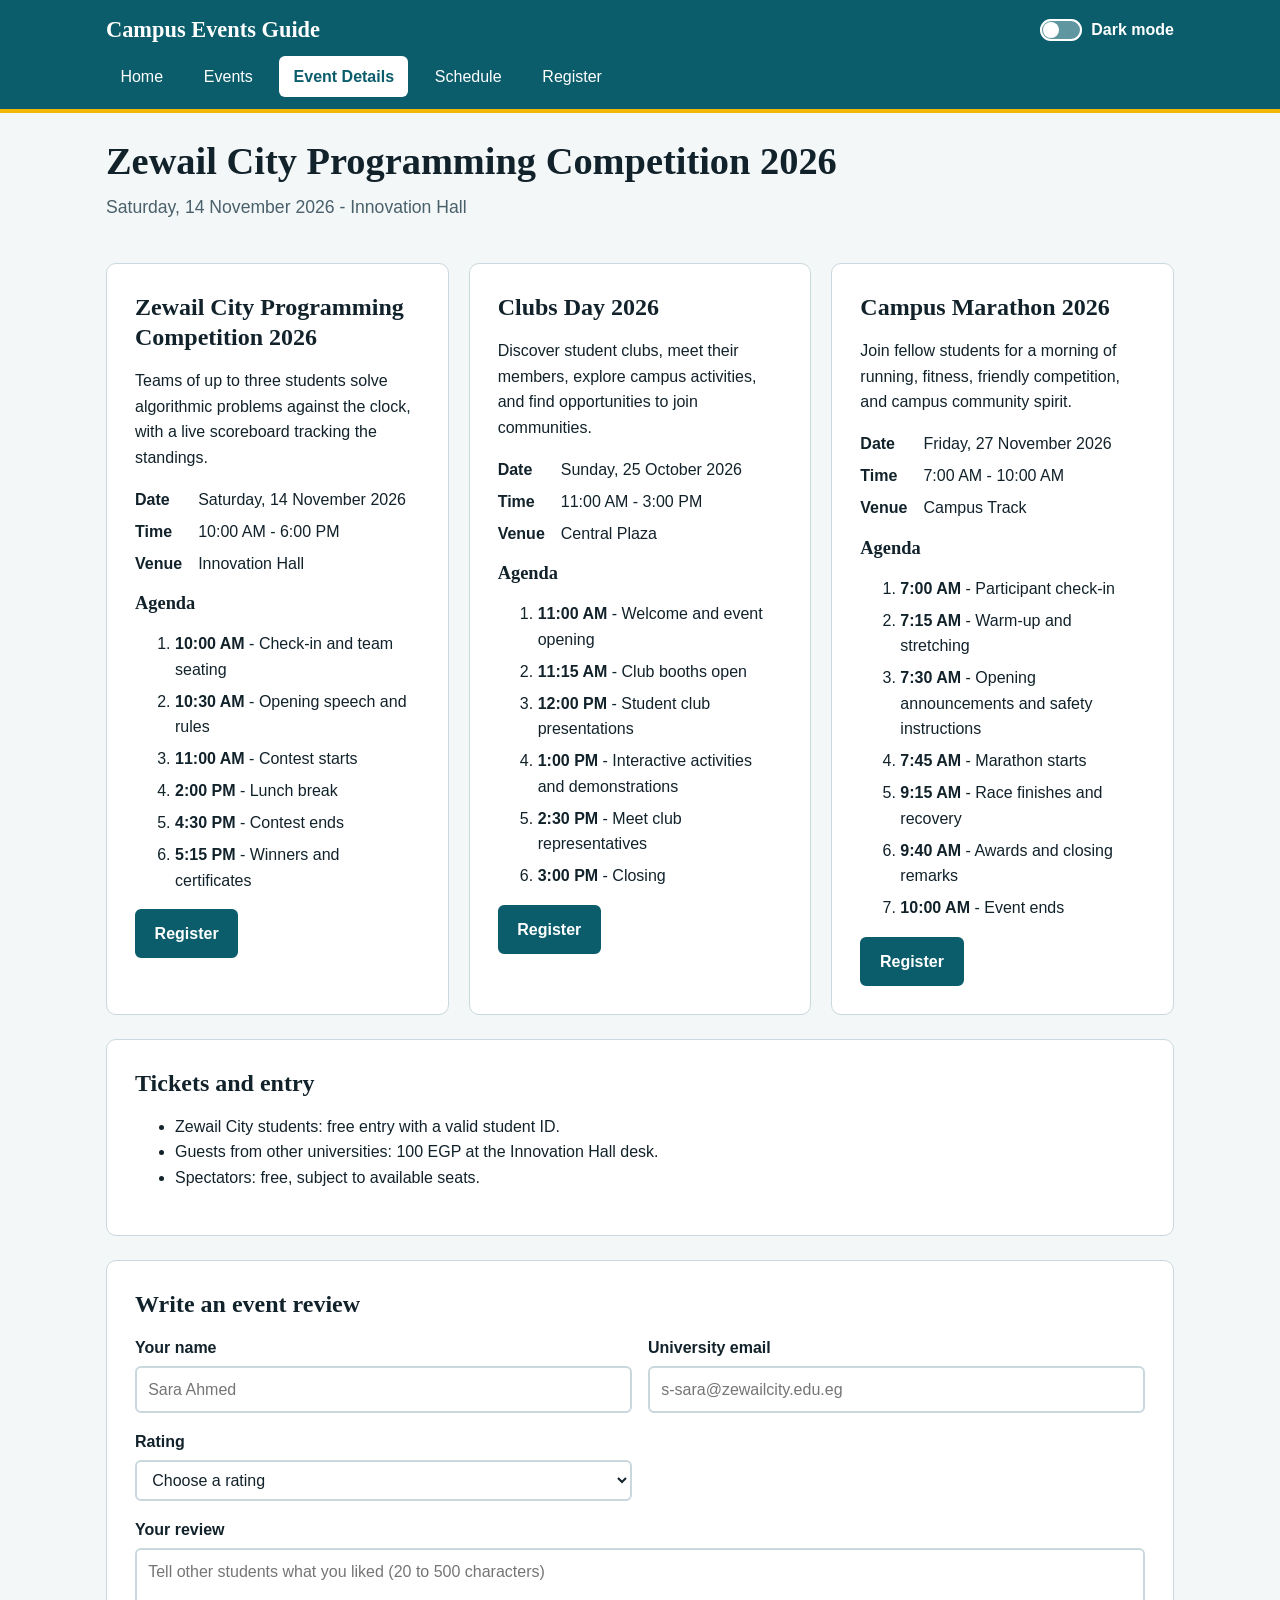
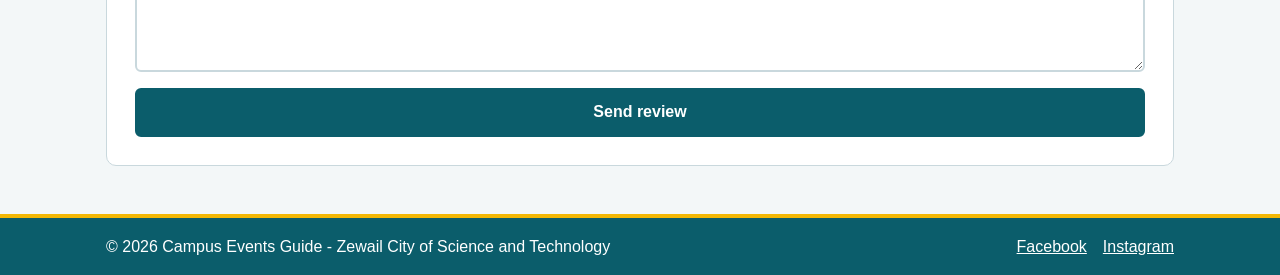
<file: UI_Ass1/events_details.html>
<!doctype html>
<html lang="en">

<head>
  <meta charset="utf-8">
  <meta name="viewport" content="width=device-width, initial-scale=1">
  <title>Event Details | Campus Events Guide</title>
  <meta name="description" content="Campus Events Guide for Zewail City: discover events, read details, check the schedule and register.">
  <link rel="stylesheet" href="./Campus.css">
</head>

<body>

<input type="checkbox" id="theme-toggle" class="theme-input">

<div class="page">
  <header class="site-header">
    <div class="container header-bar">
      <p class="brand">Campus Events Guide</p>
      <label for="theme-toggle" class="theme-label">Dark mode</label>
    </div>
    <nav class="container main-nav" aria-label="Main navigation">
      <ul class="nav-list">
        <li><a href="index.html">Home</a></li>
        <li><a href="events.html">Events</a></li>
        <li><a href="events_details.html" aria-current="page">Event Details</a></li>
        <li><a href="Schedule.html">Schedule</a></li>
        <li><a href="registration.html">Register</a></li>
      </ul>
    </nav>
  </header>

  <main class="container">
    <h1>Zewail City Programming Competition 2026</h1>
    <p class="lead">Saturday, 14 November 2026 - Innovation Hall</p>



    <div class="detail-layout">

      <!-- 1. Programming Competition -->
      <section aria-labelledby="competition-title" class="panel">
        <h2 id="competition-title">Zewail City Programming Competition 2026</h2>

        <p>Teams of up to three students solve algorithmic problems against the clock, with a live scoreboard tracking the standings.</p>

        <dl class="facts">
          <dt>Date</dt>
          <dd>Saturday, 14 November 2026</dd>
          <dt>Time</dt>
          <dd>10:00 AM - 6:00 PM</dd>
          <dt>Venue</dt>
          <dd>Innovation Hall</dd>
        </dl>

        <h3>Agenda</h3>
        <ol class="agenda">
          <li><strong>10:00 AM</strong> - Check-in and team seating</li>
          <li><strong>10:30 AM</strong> - Opening speech and rules</li>
          <li><strong>11:00 AM</strong> - Contest starts</li>
          <li><strong>2:00 PM</strong> - Lunch break</li>
          <li><strong>4:30 PM</strong> - Contest ends</li>
          <li><strong>5:15 PM</strong> - Winners and certificates</li>
        </ol>

        <a class="btn" href="registration.html">Register</a>
      </section>


      <!-- 2. Clubs Day -->
      <section aria-labelledby="clubs-title" class="panel">
        <h2 id="clubs-title">Clubs Day 2026</h2>

        <p>Discover student clubs, meet their members, explore campus activities, and find opportunities to join communities.</p>

        <dl class="facts">
          <dt>Date</dt>
          <dd>Sunday, 25 October 2026</dd>
          <dt>Time</dt>
          <dd>11:00 AM - 3:00 PM</dd>
          <dt>Venue</dt>
          <dd>Central Plaza</dd>
        </dl>

        <h3>Agenda</h3>
        <ol class="agenda">
          <li><strong>11:00 AM</strong> - Welcome and event opening</li>
          <li><strong>11:15 AM</strong> - Club booths open</li>
          <li><strong>12:00 PM</strong> - Student club presentations</li>
          <li><strong>1:00 PM</strong> - Interactive activities and demonstrations</li>
          <li><strong>2:30 PM</strong> - Meet club representatives</li>
          <li><strong>3:00 PM</strong> - Closing</li>
        </ol>

        <a class="btn" href="registration.html">Register</a>
      </section>


      <!-- 3. Campus Marathon -->
      <section aria-labelledby="marathon-title" class="panel">
        <h2 id="marathon-title">Campus Marathon 2026</h2>

        <p>Join fellow students for a morning of running, fitness, friendly competition, and campus community spirit.</p>

        <dl class="facts">
          <dt>Date</dt>
          <dd>Friday, 27 November 2026</dd>
          <dt>Time</dt>
          <dd>7:00 AM - 10:00 AM</dd>
          <dt>Venue</dt>
          <dd>Campus Track</dd>
        </dl>

        <h3>Agenda</h3>
        <ol class="agenda">
          <li><strong>7:00 AM</strong> - Participant check-in</li>
          <li><strong>7:15 AM</strong> - Warm-up and stretching</li>
          <li><strong>7:30 AM</strong> - Opening announcements and safety instructions</li>
          <li><strong>7:45 AM</strong> - Marathon starts</li>
          <li><strong>9:15 AM</strong> - Race finishes and recovery</li>
          <li><strong>9:40 AM</strong> - Awards and closing remarks</li>
          <li><strong>10:00 AM</strong> - Event ends</li>
        </ol>

        <a class="btn" href="registration.html">Register</a>
      </section>

    </div>


    <section aria-labelledby="ticket-title" class="panel">
      <h2 id="ticket-title">Tickets and entry</h2>
      <ul>
        <li>Zewail City students: free entry with a valid student ID.</li>
        <li>Guests from other universities: 100 EGP at the Innovation Hall desk.</li>
        <li>Spectators: free, subject to available seats.</li>
      </ul>
    </section>


    <section aria-labelledby="review-title" class="panel">
      <h2 id="review-title">Write an event review</h2>
      <form action="#" method="get" class="form-grid">
        <div class="field">
          <label for="rev-name">Your name</label>
          <input type="text" id="rev-name" name="rev-name" required maxlength="60" pattern="[A-Za-z ]{3,60}" title="Use 3 to 60 letters and spaces" placeholder="Sara Ahmed">
        </div>
        <div class="field">
          <label for="rev-email">University email</label>
          <input type="email" id="rev-email" name="rev-email" required maxlength="80" placeholder="s-sara@zewailcity.edu.eg">
        </div>
        <div class="field">
          <label for="rev-rating">Rating</label>
          <select id="rev-rating" name="rev-rating" required>
            <option value="">Choose a rating</option>
            <option>5 - Excellent</option>
            <option>4 - Good</option>
            <option>3 - Average</option>
            <option>2 - Poor</option>
            <option>1 - Very poor</option>
          </select>
        </div>
        <div class="field wide">
          <label for="rev-text">Your review</label>
          <textarea id="rev-text" name="rev-text" rows="4" required minlength="20" maxlength="500" placeholder="Tell other students what you liked (20 to 500 characters)"></textarea>
        </div>
        <div class="field wide">
          <button type="submit" class="btn">Send review</button>
        </div>
      </form>
    </section>
  </main>

  <footer class="site-footer">
    <div class="container footer-bar">
      <p>&copy; 2026 Campus Events Guide - Zewail City of Science and Technology</p>
      <ul class="social-list" aria-label="Social links">
        <li><a href="https://www.facebook.com/ZewailCity" target="_blank" rel="noopener">Facebook</a></li>
        <li><a href="https://www.instagram.com/zewailcityst/" target="_blank" rel="noopener">Instagram</a></li>
      </ul>
    </div>
  </footer>
</div>
</body>

</html>
</file>
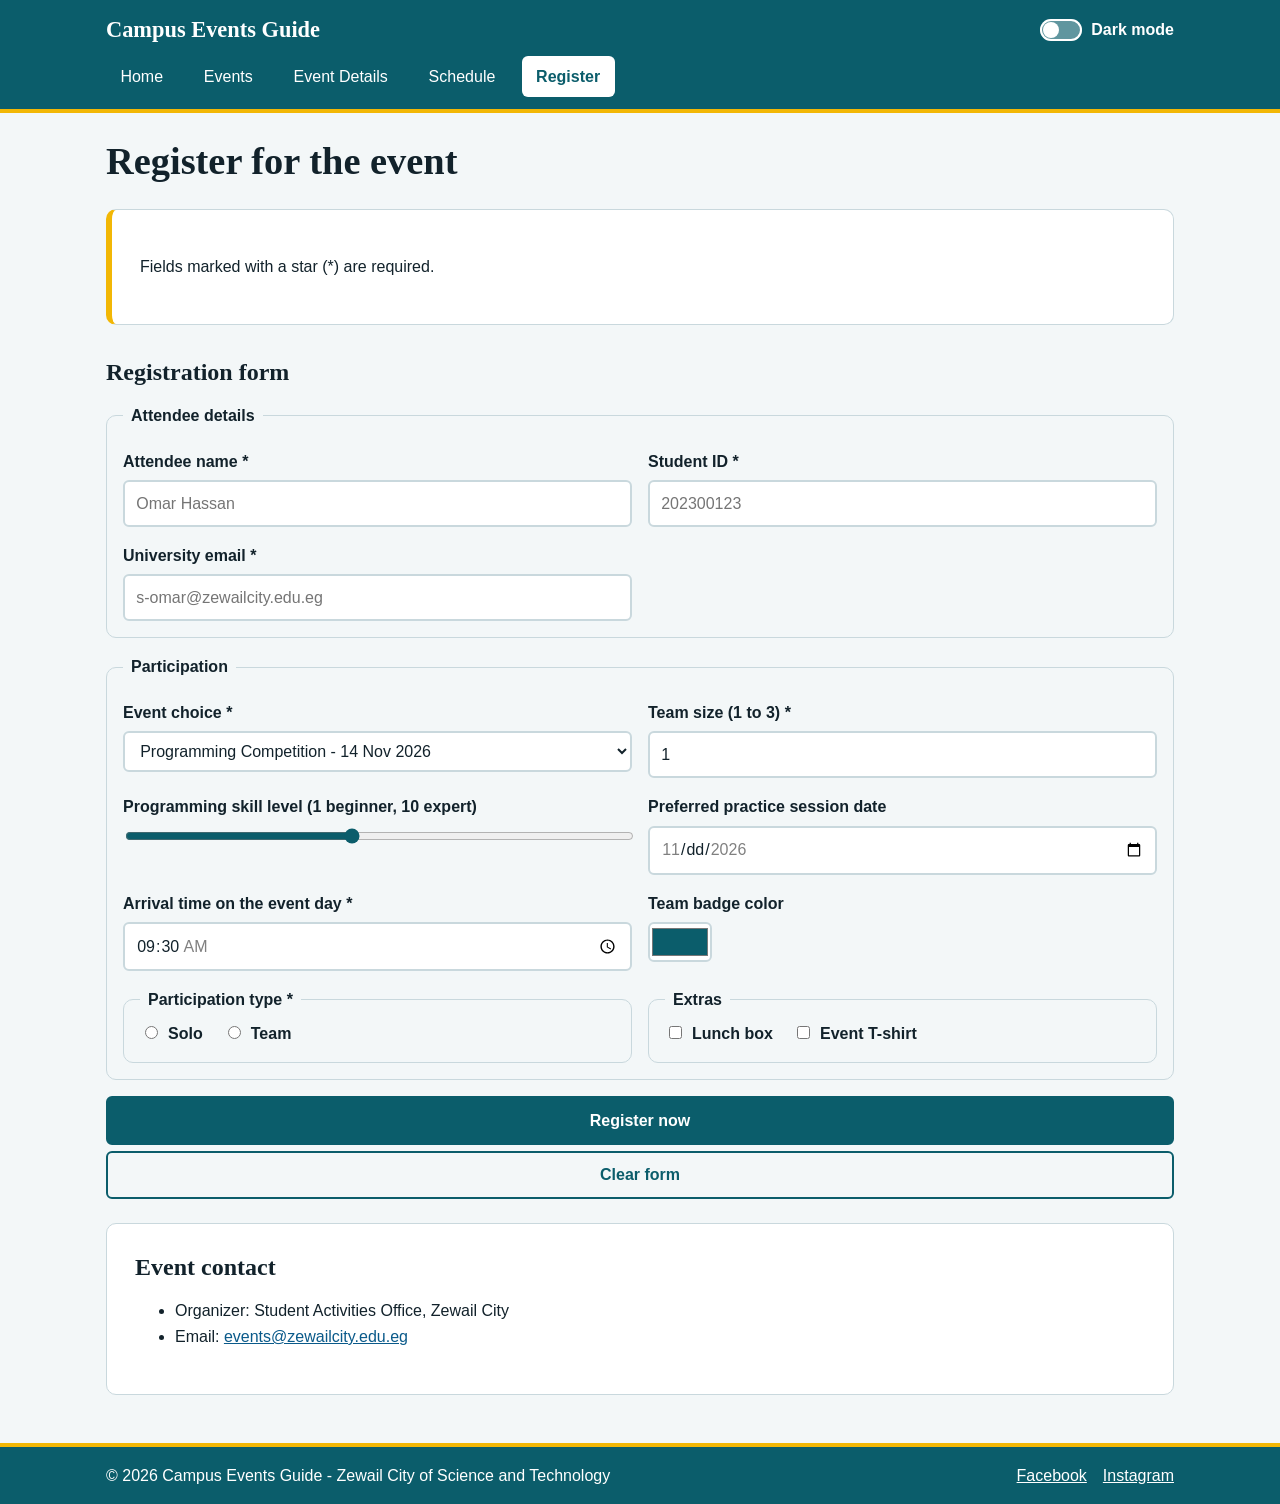
<file: UI_Ass1/registration.html>
<!doctype html>
<html lang="en">

<head>
  <meta charset="utf-8">
  <meta name="viewport" content="width=device-width, initial-scale=1">
  <title>Registration | Campus Events Guide</title>
  <meta name="description" content="Campus Events Guide for Zewail City: discover events, read details, check the schedule and register.">
  <link rel="stylesheet" href="./Campus.css">
</head>

<body>
<input type="checkbox" id="theme-toggle" class="theme-input">

<div class="page">
  <header class="site-header">
    <div class="container header-bar">
      <p class="brand">Campus Events Guide</p>
      <label for="theme-toggle" class="theme-label">Dark mode</label>
    </div>
    <nav class="container main-nav" aria-label="Main navigation">
      <ul class="nav-list">
        <li><a href="index.html">Home</a></li>
        <li><a href="events.html">Events</a></li>
        <li><a href="events_details.html">Event Details</a></li>
        <li><a href="Schedule.html">Schedule</a></li>
        <li><a href="registration.html" aria-current="page">Register</a></li>
      </ul>
    </nav>
  </header>

  <main class="container">
    <h1>Register for the event</h1>

    <section aria-labelledby="reg-event-title" class="panel highlight">
      <p>Fields marked with a star (*) are required.</p>
    </section>

    <section aria-labelledby="form-title">
      <h2 id="form-title">Registration form</h2>
      <form action="#" method="get" class="form-grid">

        <fieldset class="wide">
          <legend>Attendee details</legend>
          <div class="form-grid inner">
            <div class="field">
              <label for="fullname">Attendee name *</label>
              <input type="text" id="fullname" name="fullname" required maxlength="60" pattern="[A-Za-z ]{3,60}" title="Use 3 to 60 letters and spaces" placeholder="Omar Hassan">
            </div>
            <div class="field">
              <label for="studentid">Student ID *</label>
              <input
                type="text"
                id="studentid"
                name="studentid"
                required maxlength="9"
                pattern="[0-9]{8,9}"
                title="Enter 8 or 9 digits"
                placeholder="202300123">
            </div>
            <div class="field">
              <label for="email">University email *</label>
              <input
                type="email"
                id="email"
                name="email"
                required
                maxlength="80"
                pattern="[A-Za-z0-9._%+-]+@zewailcity\.edu\.eg"
                title="Enter a valid email ending in @zewailcity.edu.eg"
                placeholder="s-omar@zewailcity.edu.eg">
            </div>
          </div>
        </fieldset>

        <fieldset class="wide">
          <legend>Participation</legend>
          <div class="form-grid inner">
            <div class="field">
              <label for="event-choice">Event choice *</label>
              <select id="event-choice" name="event-choice" required>
                <option value="programming" selected>Programming Competition - 14 Nov 2026</option>
                <option value="clubs">Clubs Day - 25 Oct 2026</option>
                <option value="marathon">Campus Marathon - 27 Nov 2026</option>
              </select>
            </div>
            <div class="field">
              <label for="team-size">Team size (1 to 3) *</label>
              <input type="number" id="team-size" name="team-size" required min="1" max="3" value="1">
            </div>
            <div class="field">
              <label for="skill">Programming skill level (1 beginner, 10 expert)</label>
              <input type="range" id="skill" name="skill" min="1" max="10" value="5">
            </div>
            <div class="field">
              <label for="practice-date">Preferred practice session date</label>
              <input type="date" id="practice-date" name="practice-date" min="2026-11-01" max="2026-11-12">
            </div>
            <div class="field">
              <label for="arrival">Arrival time on the event day *</label>
              <input type="time" id="arrival" name="arrival" required min="08:00" max="11:00" value="09:30">
            </div>
            <div class="field">
              <label for="team-color">Team badge color</label>
              <input type="color" id="team-color" name="team-color" value="#0b5d6b">
            </div>
            <fieldset class="field">
              <legend>Participation type *</legend>
              <div class="choice-row">
                <label><input type="radio" name="type" value="solo" required> Solo</label>
                <label><input type="radio" name="type" value="team"> Team</label>
              </div>
            </fieldset>
            <fieldset class="field">
              <legend>Extras</legend>
              <div class="choice-row">
                <label><input type="checkbox" name="extras" value="lunch"> Lunch box</label>
                <label><input type="checkbox" name="extras" value="shirt"> Event T-shirt</label>
              </div>
            </fieldset>
          </div>
        </fieldset>


        <div class="field wide">
          <button type="submit" class="btn">Register now</button>
          <button type="reset" class="btn btn-outline">Clear form</button>
        </div>
      </form>
    </section>

    <section aria-labelledby="contact-title" class="panel">
      <h2 id="contact-title">Event contact</h2>
      <ul>
        <li>Organizer: Student Activities Office, Zewail City</li>
        <li>Email: <a href="mailto:events@zewailcity.edu.eg">events@zewailcity.edu.eg</a></li>
      </ul>
    </section>
  </main>


  <footer class="site-footer">
    <div class="container footer-bar">
      <p>&copy; 2026 Campus Events Guide - Zewail City of Science and Technology</p>
      <ul class="social-list" aria-label="Social links">
        <li><a href="https://www.facebook.com/ZewailCity" target="_blank" rel="noopener">Facebook</a></li>
        <li><a href="https://www.instagram.com/zewailcityst/" target="_blank" rel="noopener">Instagram</a></li>
      </ul>
    </div>
  </footer>
</div>
</body>

</html>
</file>
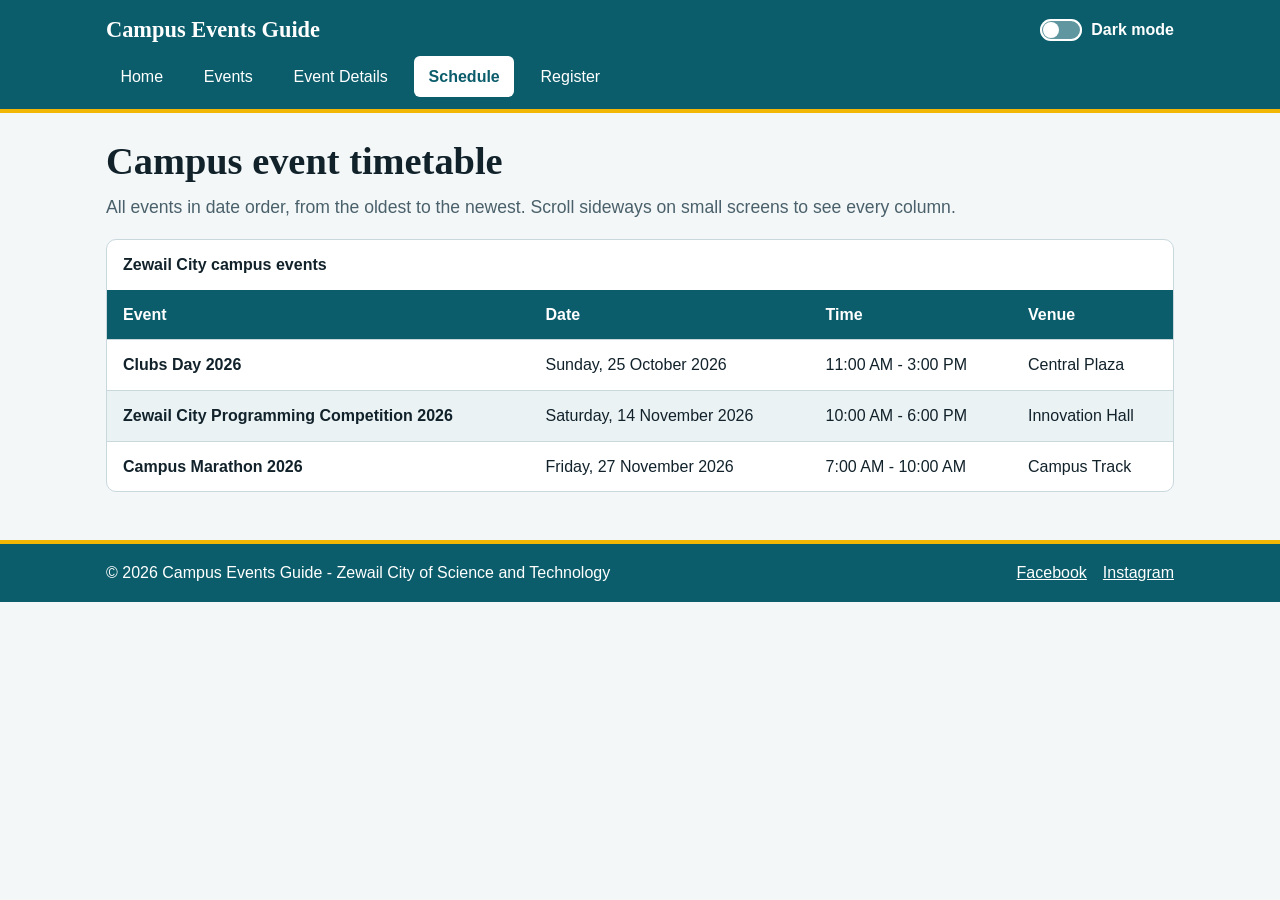
<file: UI_Ass1/Schedule.html>
<!doctype html>
<html lang="en">

<head>
  <meta charset="utf-8">
  <meta name="viewport" content="width=device-width, initial-scale=1">
  <title>Schedule | Campus Events Guide</title>
  <meta name="description" content="Campus Events Guide for Zewail City: discover events, read details, check the schedule and register.">
  <link rel="stylesheet" href="./Campus.css">
</head>

<body>

<input type="checkbox" id="theme-toggle" class="theme-input">

<div class="page">
  <header class="site-header">
    <div class="container header-bar">
      <p class="brand">Campus Events Guide</p>
      <label for="theme-toggle" class="theme-label">Dark mode</label>
    </div>
    <nav class="container main-nav" aria-label="Main navigation">
      <ul class="nav-list">
        <li><a href="index.html">Home</a></li>
        <li><a href="events.html">Events</a></li>
        <li><a href="events_details.html">Event Details</a></li>
        <li><a href="Schedule.html" aria-current="page">Schedule</a></li>
        <li><a href="registration.html">Register</a></li>
      </ul>
    </nav>
  </header>

  <main class="container">
    <h1>Campus event timetable</h1>
    <p class="lead">All events in date order, from the oldest to the newest. Scroll sideways on small screens to see every column.</p>

    <section aria-labelledby="table-title">
      <h2 id="table-title" class="visually-hidden">Timetable</h2>
      <div class="table-wrap">
        <table>
          <caption>Zewail City campus events</caption>
          <thead>
          <tr>
            <th scope="col">Event</th>
            <th scope="col">Date</th>
            <th scope="col">Time</th>
            <th scope="col">Venue</th>
          </tr>
          </thead>
          <tbody>

          <tr>
            <th scope="row">Clubs Day 2026</th>
            <td>Sunday, 25 October 2026</td>
            <td>11:00 AM - 3:00 PM</td>
            <td>Central Plaza</td>
          </tr>
          <tr>
            <th scope="row">Zewail City Programming Competition 2026 </th>
            <td>Saturday, 14 November 2026</td>
            <td>10:00 AM - 6:00 PM</td>
            <td>Innovation Hall</td>
          </tr>
          <tr>
            <th scope="row">Campus Marathon 2026</th>
            <td>Friday, 27 November 2026</td>
            <td>7:00 AM - 10:00 AM</td>
            <td>Campus Track</td>
          </tr>
          </tbody>
        </table>
      </div>
    </section>
  </main>

  <footer class="site-footer">
    <div class="container footer-bar">
      <p>&copy; 2026 Campus Events Guide - Zewail City of Science and Technology</p>
      <ul class="social-list" aria-label="Social links">
        <li><a href="https://www.facebook.com/ZewailCity" target="_blank" rel="noopener">Facebook</a></li>
        <li><a href="https://www.instagram.com/zewailcityst/" target="_blank" rel="noopener">Instagram</a></li>
      </ul>
    </div>
  </footer>
</div>
</body>

</html>
</file>
<file: UI_Ass1/Campus.css>
/* =========================================================
   CAMPUS EVENTS GUIDE — MAIN STYLESHEET
   Sections:
   1. Colors and variables
   2. Base styles
   3. Page layout and navigation
   4. Reusable components
   5. Events and event details
   6. Tables
   7. Forms
   8. Dark mode
   9. Homepage hero background
   10. Responsive layout
   ========================================================= */


/* 1. COLORS AND VARIABLES */
:root {
  --bg: #f3f7f8;
  --surface: #ffffff;
  --text: #12222b;
  --muted: #4a606a;
  --primary: #0b5d6b;
  --on-primary: #ffffff;
  --accent: #f2b705;
  --link: #0a5a8a;
  --border: #c9d8dd;
  --row-alt: #eaf2f4;
  --radius: 10px;
}


/* 2. BASE STYLES */
* {
  box-sizing: border-box;
}

html {
  font-size: 100%;
}

body {
  margin: 0;
  font-family: "Segoe UI", Verdana, Arial, sans-serif;
  line-height: 1.6;
}

h1,
h2,
h3 {
  font-family: Georgia, "Times New Roman", serif;
  line-height: 1.25;
}

h1 {
  margin: 1.5rem 0 0.5rem;
  font-size: 2rem;
}

h2 {
  margin: 2rem 0 1rem;
  font-size: 1.5rem;
}

h3 {
  margin: 0 0 0.5rem;
  font-size: 1.15rem;
}

a {
  color: var(--link);
}

img {
  display: block;
  max-width: 100%;
  height: auto;
}

.visually-hidden {
  position: absolute;
  width: 1px;
  height: 1px;
  overflow: hidden;
  clip: rect(0 0 0 0);
  white-space: nowrap;
}


/* 3. PAGE LAYOUT, HEADER, NAVIGATION AND FOOTER */
.page {
  min-height: 100vh;
  background: var(--bg);
  color: var(--text);
}

.container {
  width: 100%;
  max-width: 1100px;
  margin: 0 auto;
  padding: 0 1rem;
}

.site-header {
  background: var(--primary);
  color: var(--on-primary);
  border-bottom: 4px solid var(--accent);
}

.header-bar {
  display: flex;
  align-items: center;
  justify-content: space-between;
  gap: 1rem;
  padding-top: 0.75rem;
}

.brand {
  margin: 0;
  font-family: Georgia, serif;
  font-size: 1.4rem;
  font-weight: 700;
}

.nav-list {
  display: flex;
  flex-wrap: wrap;
  gap: 0.25rem;
  margin: 0;
  padding: 0.5rem 0 0.75rem;
  list-style: none;
}

.nav-list a {
  display: block;
  padding: 0.5rem 0.9rem;
  border-radius: 6px;
  color: var(--on-primary);
  text-decoration: none;
  transition: background-color 0.25s ease, color 0.25s ease;
}

.nav-list a:hover,
.nav-list a:focus-visible {
  background: var(--accent);
  color: #12222b;
}

.nav-list li a[aria-current="page"] {
  background: var(--on-primary);
  color: var(--primary);
  font-weight: 700;
}

.site-footer {
  margin-top: 3rem;
  background: var(--primary);
  color: var(--on-primary);
  border-top: 4px solid var(--accent);
}

.footer-bar {
  display: flex;
  flex-wrap: wrap;
  align-items: center;
  justify-content: space-between;
  gap: 0.75rem;
  padding-top: 1rem;
  padding-bottom: 1rem;
}

.footer-bar p {
  margin: 0;
}

.social-list {
  display: flex;
  gap: 1rem;
  margin: 0;
  padding: 0;
  list-style: none;
}

.site-footer a {
  color: var(--on-primary);
  transition: color 0.25s ease;
}

.site-footer a:hover,
.site-footer a:focus-visible {
  color: var(--accent);
}


/* 4. REUSABLE COMPONENTS */
.lead {
  margin-top: 0;
  color: var(--muted);
  font-size: 1.1rem;
}

.panel {
  margin-top: 1.5rem;
  padding: 1.25rem;
  background: var(--surface);
  border: 1px solid var(--border);
  border-radius: var(--radius);
}

.panel h2 {
  margin-top: 0;
}

.highlight {
  border-left: 6px solid var(--accent);
}

.btn {
  display: inline-block;
  padding: 0.6rem 1.1rem;
  border: 2px solid var(--primary);
  border-radius: 6px;
  background: var(--primary);
  color: var(--on-primary);
  font: inherit;
  font-weight: 600;
  text-decoration: none;
  cursor: pointer;
  transition:
    background-color 0.25s ease,
    color 0.25s ease,
    transform 0.25s ease;
}

.btn:hover,
.btn:focus-visible {
  transform: translateY(-2px);
  border-color: var(--accent);
  background: var(--accent);
  color: #12222b;
}

.btn-outline {
  background: transparent;
  color: var(--primary);
}


/* 5. HOMEPAGE HERO AND EVENT CARDS */
.hero {
  position: relative;
  overflow: hidden;
  margin-top: 1.5rem;
  border-radius: var(--radius);
  background: var(--primary);
  color: var(--on-primary);
}

.hero img {
  width: 100%;
  height: 180px;
  object-fit: cover;
  opacity: 0.55;
}

.hero-text {
  padding: 1rem 1.25rem 1.25rem;
}

.hero-text h1 {
  margin-top: 0;
}

/* Hero background image used on the homepage */
.hero-background {
  position: relative;
  display: flex;
  align-items: center;
  min-height: 400px;
  overflow: hidden;
  margin-top: 1.5rem;
  border-radius: var(--radius);
  background-image:
    linear-gradient(rgba(0, 0, 0, 0.45), rgba(0, 0, 0, 0.65)),
    url("Whats_App_Image_2025_09_07_at_11_23_32_AM_0d4ecda84f.webp");
  background-position: center;
  background-repeat: no-repeat;
  background-size: cover;
  color: #ffffff;
}

.hero-background .hero-text {
  position: relative;
  z-index: 1;
  width: 100%;
  padding: 2rem;
}

.hero-background .hero-text h1 {
  margin-top: 0;
  color: #ffffff;
}

.hero-background .hero-text p {
  max-width: 650px;
}

.hero-background .btn {
  border-color: var(--primary);
  background: var(--primary);
  color: #ffffff;
}

.hero-background .btn:hover {
  border-color: var(--accent);
  background: var(--accent);
  color: #12222b;
}

.card-grid {
  display: grid;
  grid-template-columns: 1fr;
  gap: 1.25rem;
}

.event-card {
  display: flex;
  flex-direction: column;
  overflow: hidden;
  border: 1px solid var(--border);
  border-radius: var(--radius);
  background: var(--surface);
  transition: box-shadow 0.25s ease, transform 0.25s ease;
}

.event-card:hover {
  transform: translateY(-4px);
  box-shadow: 0 8px 20px rgba(0, 0, 0, 0.18);
}

.event-card.featured {
  border: 3px solid var(--accent);
}

.event-card img {
  width: 100%;
  aspect-ratio: 3 / 2;
  object-fit: cover;
}

.card-body {
  display: flex;
  flex: 1;
  flex-direction: column;
  padding: 1rem;
}

.category {
  align-self: flex-start;
  margin: 0 0 0.5rem;
  padding: 0.1rem 0.6rem;
  border-radius: 999px;
  background: var(--accent);
  color: #12222b;
  font-size: 0.85rem;
  font-weight: 700;
}

.meta {
  margin: 0 0 0.25rem;
  color: var(--muted);
}

.card-links {
  display: flex;
  flex-wrap: wrap;
  gap: 0.5rem;
  margin: auto 0 0;
  padding-top: 0.75rem;
}

.event-card:hover .card-title {
  color: var(--primary);
}


/* 6. EVENT DETAILS AND AGENDAS */
.detail-layout {
  display: grid;
  grid-template-columns: 1fr;
  gap: 1.25rem;
  align-items: stretch;
}

.poster {
  width: 100%;
  border: 1px solid var(--border);
  border-radius: var(--radius);
}

.facts {
  display: grid;
  grid-template-columns: max-content 1fr;
  gap: 0.4rem 1rem;
  margin: 1rem 0;
}

.facts dt {
  font-weight: 700;
}

.facts dd {
  margin: 0;
}

.steps li,
.agenda li {
  margin-bottom: 0.4rem;
}

audio {
  width: 100%;
  max-width: 480px;
}


/* 7. TABLES */
.table-wrap {
  overflow-x: auto;
  border: 1px solid var(--border);
  border-radius: var(--radius);
  background: var(--surface);
}

table {
  width: 100%;
  min-width: 600px;
  border-collapse: collapse;
}

caption {
  padding: 0.75rem 1rem;
  text-align: left;
  font-weight: 700;
}

th,
td {
  padding: 0.75rem 1rem;
  border-top: 1px solid var(--border);
  text-align: left;
}

thead th {
  border-top: 0;
  background: var(--primary);
  color: var(--on-primary);
}

tbody tr:nth-child(even) {
  background: var(--row-alt);
}

tbody tr {
  transition: background-color 0.25s ease;
}

tbody tr:hover {
  background: var(--accent);
  color: #12222b;
}

tbody tr.featured-row {
  outline: 3px solid var(--accent);
  outline-offset: -3px;
  font-weight: 700;
}


/* 8. FORMS */
.form-grid {
  display: grid;
  grid-template-columns: 1fr;
  gap: 1rem;
}

fieldset {
  min-width: 0;
  margin: 0;
  padding: 1rem;
  border: 1px solid var(--border);
  border-radius: var(--radius);
}

legend {
  padding: 0 0.5rem;
  font-weight: 700;
}

.field {
  display: flex;
  flex-direction: column;
  gap: 0.35rem;
  min-width: 0;
}

.field label {
  font-weight: 600;
}

input[type="text"],
input[type="email"],
input[type="url"],
input[type="number"],
input[type="date"],
input[type="time"],
input[type="file"],
select,
textarea {
  width: 100%;
  max-width: 100%;
  padding: 0.55rem 0.7rem;
  border: 2px solid var(--border);
  border-radius: 6px;
  background: var(--surface);
  color: var(--text);
  font: inherit;
  transition: border-color 0.25s ease, box-shadow 0.25s ease;
}

input[type="range"] {
  width: 100%;
  accent-color: var(--primary);
}

input[type="color"] {
  width: 4rem;
  height: 2.5rem;
  padding: 0;
  border: 2px solid var(--border);
  border-radius: 6px;
  background: var(--surface);
}

input[type="checkbox"],
input[type="radio"] {
  margin-right: 0.35rem;
  accent-color: var(--primary);
}

.field input:not([type="checkbox"]):not([type="radio"]):focus,
.field select:focus,
.field textarea:focus,
.field input:hover,
.field select:hover,
.field textarea:hover {
  outline: none;
  border-color: var(--primary);
  box-shadow: 0 0 0 3px var(--accent);
}

input:user-invalid,
textarea:user-invalid {
  border-color: #c62828;
}

.choice-row {
  display: flex;
  flex-wrap: wrap;
  gap: 0.5rem 1.25rem;
}

fieldset.field {
  padding: 0.5rem 1rem 1rem;
}

.form-grid.inner {
  margin-top: 0.25rem;
}


/* 9. DARK MODE
   Works with the checkbox and label already used in your HTML. */
.theme-input {
  position: absolute;
  width: 1px;
  height: 1px;
  opacity: 0;
}

.theme-label {
  position: relative;
  display: inline-flex;
  align-items: center;
  gap: 0.6rem;
  font-weight: 600;
  cursor: pointer;
}

.theme-label::before {
  width: 2.6rem;
  height: 1.4rem;
  border-radius: 999px;
  background: rgba(255, 255, 255, 0.35);
  box-shadow: inset 0 0 0 2px var(--on-primary);
  content: "";
  transition: background-color 0.25s ease;
}

.theme-label::after {
  position: absolute;
  left: 0.2rem;
  width: 1rem;
  height: 1rem;
  border-radius: 50%;
  background: var(--on-primary);
  content: "";
  transform: translateX(0);
  transition: transform 0.25s ease;
}

.theme-input:checked ~ .page .theme-label::before {
  background: var(--accent);
}

.theme-input:checked ~ .page .theme-label::after {
  background: #12222b;
  transform: translateX(1.2rem);
}

.theme-input:focus-visible ~ .page .theme-label {
  outline: 3px solid var(--accent);
  outline-offset: 4px;
}

.theme-input:checked ~ .page {
  --bg: #0f1a20;
  --surface: #17262e;
  --text: #e8f1f3;
  --muted: #b3c5cc;
  --primary: #0e4b57;
  --on-primary: #ffffff;
  --link: #7fd3e6;
  --border: #2f4a56;
  --row-alt: #1c2f38;
}

.theme-input:checked ~ .page .btn-outline {
  border-color: var(--link);
  color: var(--link);
}

.theme-input:checked ~ .page .btn-outline:hover {
  color: #12222b;
}

.theme-input:checked ~ .page .event-card:hover .card-title {
  color: var(--link);
}


/* 10. RESPONSIVE LAYOUT
   Start with mobile styles, then adapt for wider screens. */
@media (min-width: 600px) {
  .card-grid {
    grid-template-columns: repeat(2, 1fr);
  }

  .form-grid {
    grid-template-columns: repeat(2, 1fr);
  }

  .form-grid .wide {
    grid-column: 1 / -1;
  }
}

@media (min-width: 768px) {
  h1 {
    font-size: 2.4rem;
  }

  .hero img {
    height: 260px;
    opacity: 1;
  }

  .hero-text {
    position: absolute;
    inset: auto 0 0;
    padding: 1.5rem 2rem;
    background: linear-gradient(transparent, rgba(0, 0, 0, 0.65));
  }

  .panel {
    padding: 1.75rem;
  }

  .detail-layout {
    grid-template-columns: repeat(2, minmax(0, 1fr));
  }

  .hero-background .hero-text {
    position: relative;
    inset: auto;
    background: none;
  }
}

@media (min-width: 1100px) {
  .card-grid {
    grid-template-columns: repeat(3, 1fr);
    gap: 1.75rem;
  }

  .hero img {
    height: 340px;
  }

  .site-header .nav-list {
    gap: 0.75rem;
  }

  .detail-layout {
    grid-template-columns: repeat(3, minmax(0, 1fr));
  }
}

@media (max-width: 600px) {
  .hero-background {
    min-height: 350px;
  }

  .hero-background .hero-text {
    padding: 1.25rem;
  }
}

@media (max-width: 480px) {
  h1 {
    font-size: 1.6rem;
  }

  .brand {
    font-size: 1.15rem;
  }

  .facts {
    grid-template-columns: 1fr;
    gap: 0;
  }

  .facts dd {
    margin-bottom: 0.6rem;
  }
}

@media (prefers-reduced-motion: reduce) {
  * {
    transition: none !important;
  }
}
</file>
